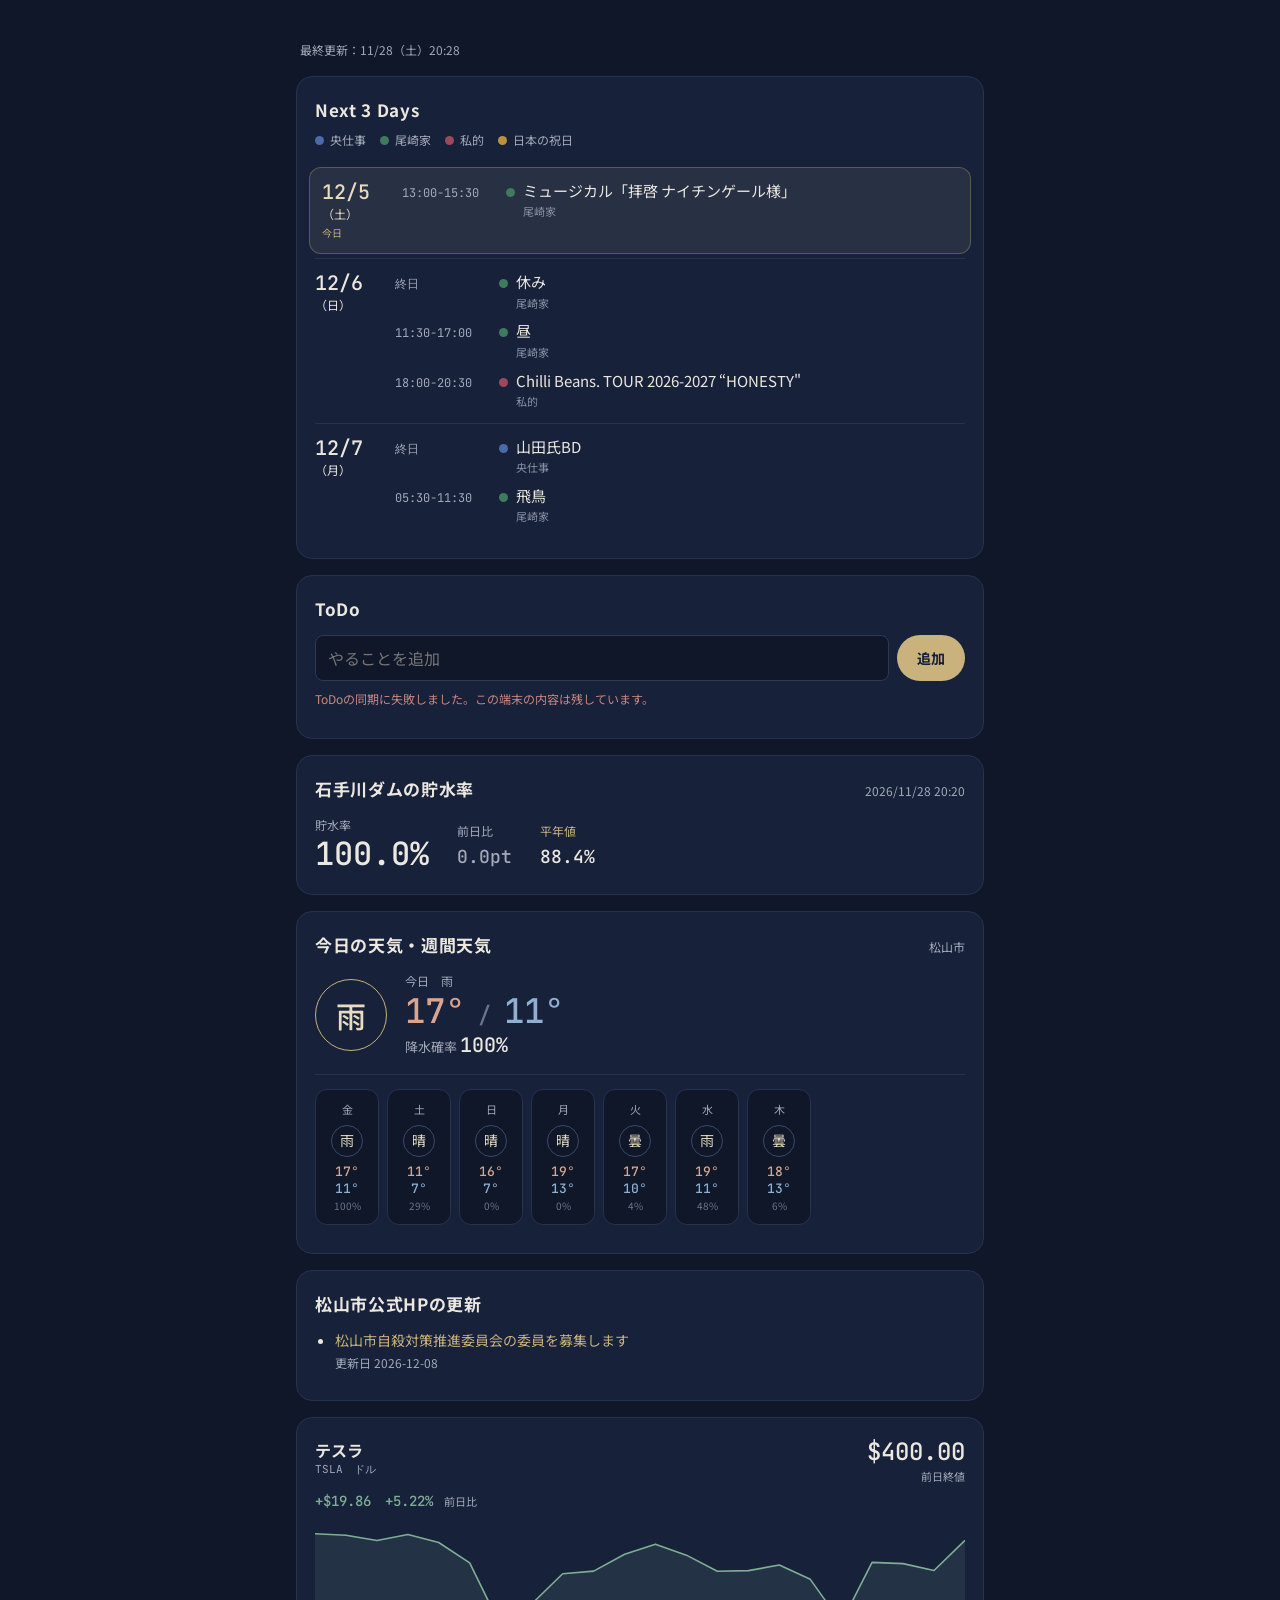
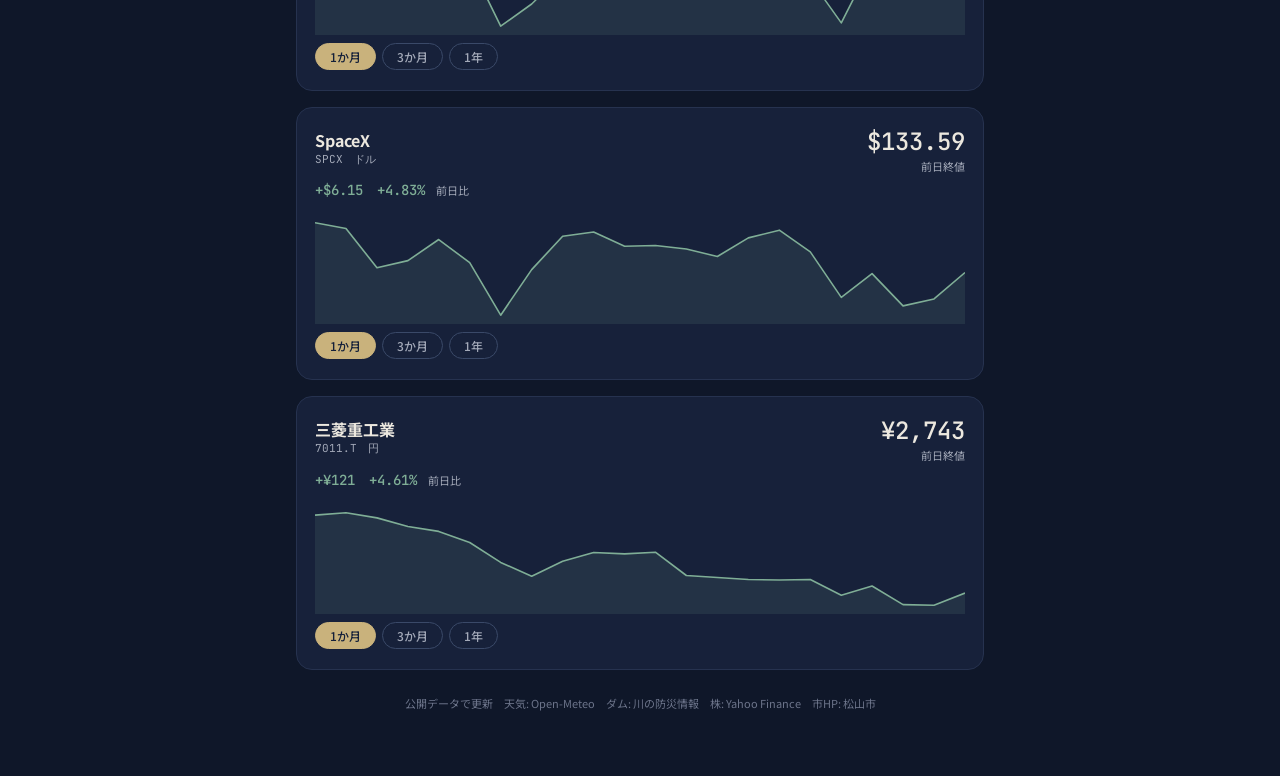
<file: index.html>
<!DOCTYPE html>
<html lang="ja">
<head>
  <meta charset="utf-8">
  <meta name="viewport" content="width=device-width, initial-scale=1">
  <meta name="robots" content="noindex,nofollow">
  <meta name="apple-mobile-web-app-capable" content="yes">
  <meta name="apple-mobile-web-app-title" content="Akira’s board">
  <meta name="theme-color" content="#0f1729">
  <title>Akira’s board</title>
  <link rel="preconnect" href="https://fonts.googleapis.com">
  <link href="https://fonts.googleapis.com/css2?family=Noto+Sans+JP:wght@400;500;700&family=JetBrains+Mono:wght@400;500&display=swap" rel="stylesheet">
  <link rel="stylesheet" href="_ds/workstyle-evolution-design-system-407e19c6-38a8-4864-b2e5-5401ef212683/tokens/colors.css">
  <link rel="stylesheet" href="_ds/workstyle-evolution-design-system-407e19c6-38a8-4864-b2e5-5401ef212683/tokens/typography.css">
  <link rel="stylesheet" href="styles.css">
</head>
<body>
  <div id="app"></div>
  <script src="data.js"></script>
  <script src="app.js"></script>
</body>
</html>
</file>
<file: _ds/workstyle-evolution-design-system-407e19c6-38a8-4864-b2e5-5401ef212683/tokens/colors.css>
:root{
  /* Brand — sampled from the corporate logo lockup (assets/logo-wordmark.png) */
  --wse-navy-900:#131f39;
  --wse-navy-800:#1b2a4a;
  --wse-navy-700:#24365c;
  --wse-blue-700:#084690;
  --wse-blue-600:#0b5bb5;
  --wse-blue-500:#1877e0;
  --wse-blue-400:#4e88ca;
  --wse-sky-400:#43adff;
  --wse-sky-300:#7cc6ff;
  --wse-sky-200:#a8d8ff;
  --wse-sky-100:#d6ecff;
  --wse-sky-50:#eaf4ff;

  /* Neutrals */
  --wse-ink:#0f1723;
  --wse-slate-700:#404a54;
  --wse-slate-500:#65748b;
  --wse-slate-400:#8b97a8;
  --wse-slate-300:#a5aab3;
  --wse-slate-200:#dadee3;
  --wse-slate-100:#eef1f5;
  --wse-slate-50:#f6f8fb;
  --wse-white:#ffffff;

  /* Semantic status */
  --wse-success:#0f9d63;
  --wse-warning:#d98218;
  --wse-danger:#d24444;
  --wse-info:var(--wse-blue-500);

  /* Semantic aliases — always prefer these in components */
  --text-primary:var(--wse-navy-900);
  --text-secondary:var(--wse-slate-500);
  --text-muted:var(--wse-slate-400);
  --text-inverse:var(--wse-white);
  --text-link:var(--wse-blue-600);
  --text-link-hover:var(--wse-blue-700);
  --text-accent:var(--wse-blue-700);

  --surface-page:var(--wse-white);
  --surface-subtle:var(--wse-slate-50);
  --surface-card:var(--wse-white);
  --surface-tint:var(--wse-sky-50);
  --surface-inverse:var(--wse-navy-900);

  --border-default:var(--wse-slate-200);
  --border-subtle:var(--wse-slate-100);
  --border-strong:var(--wse-slate-300);
  --border-accent:var(--wse-sky-200);

  --brand-primary:var(--wse-blue-700);
  --brand-primary-hover:var(--wse-navy-800);
  --brand-accent:var(--wse-sky-400);

  /* Signature gradients — navy to accent blue, always left→right or 135deg */
  --gradient-brand:linear-gradient(135deg,var(--wse-navy-900) 0%,var(--wse-blue-700) 58%,var(--wse-sky-400) 100%);
  --gradient-tint:linear-gradient(180deg,var(--wse-sky-50) 0%,var(--wse-white) 100%);
  --gradient-scrim:linear-gradient(180deg,rgba(19,31,57,0) 0%,rgba(19,31,57,.72) 100%); /* @kind color */
}
</file>
<file: _ds/workstyle-evolution-design-system-407e19c6-38a8-4864-b2e5-5401ef212683/tokens/typography.css>
:root{
  --text-display-size:56px;  --text-display-lh:1.28; --text-display-weight:700; --text-display-ls:.01em;
  --text-h1-size:40px;       --text-h1-lh:1.36;      --text-h1-weight:700;     --text-h1-ls:.01em;
  --text-h2-size:32px;       --text-h2-lh:1.4;       --text-h2-weight:700;
  --text-h3-size:24px;       --text-h3-lh:1.5;       --text-h3-weight:700;
  --text-h4-size:20px;       --text-h4-lh:1.6;       --text-h4-weight:700;
  --text-lead-size:18px;     --text-lead-lh:1.9;     --text-lead-weight:400;
  --text-body-size:16px;     --text-body-lh:1.9;     --text-body-weight:400;
  --text-small-size:14px;    --text-small-lh:1.8;    --text-small-weight:400;
  --text-caption-size:12px;  --text-caption-lh:1.7;  --text-caption-weight:500;
  --text-label-size:13px;    --text-label-lh:1.4;    --text-label-weight:700;  --text-label-ls:.08em;

  /* Japanese text needs generous leading; never go below 1.7 for body copy. */
  --leading-tight:1.36; --leading-normal:1.6; --leading-relaxed:1.9;
  --tracking-tight:0; --tracking-normal:.01em; --tracking-label:.08em;
}
</file>
<file: styles.css>
:root {
  --bg: #0f1729;
  --card: #17213a;
  --line: #26324f;
  --line-strong: #2c3a58;
  --ink: #ece8df;
  --ink-soft: #a3a9b8;
  --ink-mute: #8890a3;
  --ink-dim: #6c748a;
  --gold: #c9b27c;
  --gold-soft: #e8dcc0;
  --navy: #131f39;
  --up: #7fae96;
  --down: #c9877f;
  --hi: #d9a58f;
  --lo: #8fb0d1;
  --dash: #3a4968;
  --sans: "Noto Sans JP", sans-serif;
  --mono: "JetBrains Mono", monospace;
}

* { box-sizing: border-box; }
html, body { margin: 0; background: var(--bg); }
body {
  color: var(--ink);
  font-family: var(--sans);
  line-height: 1.7;
}
a { color: var(--gold); }
a:hover { color: var(--gold-soft); }
::-webkit-scrollbar { height: 4px; }
::-webkit-scrollbar-thumb { background: var(--line-strong); border-radius: 4px; }

.page {
  min-height: 100vh;
  background: var(--bg);
}
.wrap {
  max-width: 720px;
  margin: 0 auto;
  padding: 40px 16px 64px;
  display: flex;
  flex-direction: column;
  gap: 16px;
}

.hdr { padding: 0 4px; }
.hdr-updated { font-size: 12px; color: var(--ink-soft); }

.card {
  background: var(--card);
  border: 1px solid var(--line);
  border-radius: 16px;
  padding: 20px 18px;
}
.card h2 {
  margin: 0 0 14px;
  font: 700 17px var(--sans);
  letter-spacing: 0.04em;
}
.card h2.tight { margin-bottom: 4px; }

.legend {
  display: flex;
  flex-wrap: wrap;
  gap: 6px 14px;
  margin: 8px 0 16px;
}
.legend-item {
  display: inline-flex;
  align-items: center;
  gap: 6px;
  font-size: 12px;
  color: var(--ink-soft);
}
.dot {
  width: 9px;
  height: 9px;
  border-radius: 50%;
  flex: none;
}

.day {
  display: grid;
  grid-template-columns: 68px 1fr;
  gap: 12px;
  padding: 12px 0;
  border-top: 1px solid var(--line);
}
.day.today {
  background: rgba(232, 220, 192, 0.08);
  border: 1px solid rgba(201, 178, 124, 0.32);
  border-radius: 12px;
  padding: 12px;
  margin: 0 -6px 4px;
}
.day-date {
  font: 500 20px/1.2 var(--mono);
  white-space: nowrap;
}
.day-wd { font-size: 12px; white-space: nowrap; }
.day-mark { font-size: 10px; color: var(--gold); }
.day-events { display: flex; flex-direction: column; gap: 8px; }
.ev {
  display: grid;
  grid-template-columns: 96px 1fr;
  gap: 8px;
  align-items: baseline;
}
.ev-time {
  font: 400 12px var(--mono);
  color: var(--ink-soft);
  white-space: nowrap;
}
.ev-body { display: flex; gap: 8px; align-items: baseline; }
.ev-title { font-size: 15px; line-height: 1.5; }
.ev-cal { font-size: 11px; color: var(--ink-mute); }
.empty { font-size: 13px; color: var(--ink-dim); }

.todo-add { display: flex; gap: 8px; margin-bottom: 8px; }
.todo-add input {
  flex: 1;
  min-width: 0;
  background: var(--bg);
  border: 1px solid var(--line-strong);
  border-radius: 8px;
  padding: 10px 12px;
  color: var(--ink);
  font: 400 16px var(--sans);
  outline: none;
}
.todo-add input:focus { border-color: var(--gold); }
.todo-add button {
  flex: none;
  background: var(--gold);
  color: var(--navy);
  border: 0;
  border-radius: 999px;
  padding: 0 20px;
  font: 700 14px var(--sans);
  cursor: pointer;
}
.todo-add button:active { transform: scale(0.98); }
.todo-error { font-size: 12px; color: var(--down); margin: 0 0 8px; }
.todo {
  display: flex;
  gap: 12px;
  align-items: flex-start;
  padding: 11px 0;
  border-top: 1px solid var(--line);
  cursor: pointer;
}
.todo input {
  flex: none;
  width: 20px;
  height: 20px;
  margin: 2px 0 0;
  accent-color: var(--gold);
}
.todo-text { font-size: 15px; }
.todo-text.done { color: var(--ink-dim); text-decoration: line-through; }
.todo-carry { display: block; font-size: 11px; color: var(--gold); }

.metrics {
  display: flex;
  flex-wrap: wrap;
  gap: 12px 28px;
  align-items: flex-end;
}
.metric-label { font-size: 12px; color: var(--ink-soft); }
.metric-label.gold { color: var(--gold); }
.metric-xl { font: 500 32px/1.2 var(--mono); }
.metric-md { font: 500 18px/1.8 var(--mono); }

.wx-head {
  display: flex;
  justify-content: space-between;
  align-items: baseline;
  margin-bottom: 14px;
}
.wx-head h2 { margin: 0; }
.wx-city { font-size: 12px; color: var(--ink-soft); }
.wx-fail {
  border: 1px dashed var(--dash);
  border-radius: 12px;
  padding: 28px 16px;
  text-align: center;
}
.wx-fail-title { font-size: 14px; color: var(--ink-soft); }
.wx-fail-sub { font-size: 11px; color: var(--ink-dim); margin-top: 4px; }
.wx-today {
  display: flex;
  align-items: center;
  gap: 18px;
  padding-bottom: 16px;
}
.wx-badge {
  flex: none;
  width: 72px;
  height: 72px;
  border-radius: 50%;
  border: 1px solid var(--gold);
  display: flex;
  align-items: center;
  justify-content: center;
  font: 500 30px var(--sans);
  color: var(--gold-soft);
}
.wx-summary { font-size: 12px; color: var(--ink-soft); }
.wx-temp { font: 500 34px/1.2 var(--mono); }
.wx-hi { color: var(--hi); }
.wx-slash { color: var(--ink-dim); font-size: 22px; }
.wx-lo { color: var(--lo); }
.wx-pop { font-size: 13px; color: var(--ink-soft); }
.wx-pop strong {
  font: 500 20px var(--mono);
  color: var(--ink);
}
.news-none { font-size: 14px; color: var(--ink-soft); }
.news-list {
  margin: 0;
  padding-left: 1.25em;
}
.news-list li {
  margin: 8px 0;
  font-size: 14px;
  line-height: 1.55;
}
.news-list a { text-decoration: none; }
.news-list a:hover { text-decoration: underline; }
.news-date {
  display: block;
  margin-top: 2px;
  font-size: 12px;
  color: var(--ink-soft);
}
.week {
  display: flex;
  gap: 8px;
  overflow-x: auto;
  padding: 14px 0 8px;
  border-top: 1px solid var(--line);
}
.week-day {
  flex: none;
  width: 64px;
  text-align: center;
  padding: 10px 0;
  border-radius: 12px;
  background: var(--bg);
  border: 1px solid var(--line);
}
.week-lab { font-size: 11px; color: var(--ink-soft); }
.week-icon {
  margin: 6px auto;
  width: 32px;
  height: 32px;
  border-radius: 50%;
  border: 1px solid var(--dash);
  display: flex;
  align-items: center;
  justify-content: center;
  font-size: 14px;
  color: var(--gold-soft);
}
.week-hi { font: 500 13px var(--mono); color: var(--hi); }
.week-lo { font: 500 13px var(--mono); color: var(--lo); }
.week-pop { font-size: 10px; color: var(--ink-dim); }

.stk-top {
  display: flex;
  justify-content: space-between;
  align-items: flex-start;
  gap: 12px;
}
.stk-name { font: 700 16px var(--sans); }
.stk-code { font: 400 11px var(--mono); color: var(--ink-soft); }
.stk-price { font: 500 24px/1.2 var(--mono); text-align: right; }
.stk-sub { font-size: 11px; color: var(--ink-soft); text-align: right; }
.stk-chg { margin-top: 6px; font: 500 14px var(--mono); }
.stk-chg span { font: 400 11px var(--sans); color: var(--ink-soft); }
.stk-note { margin-top: 16px; font-size: 13px; color: var(--ink-dim); }
svg.chart {
  width: 100%;
  height: 110px;
  margin: 14px 0 8px;
  display: block;
}
.periods { display: flex; gap: 6px; }
.periods button {
  border-radius: 999px;
  padding: 4px 14px;
  font: 500 12px var(--sans);
  cursor: pointer;
}
.periods button.on {
  border: 1px solid var(--gold);
  background: var(--gold);
  color: var(--navy);
}
.periods button.off {
  border: 1px solid var(--dash);
  background: transparent;
  color: var(--ink-soft);
}

.foot {
  text-align: center;
  font-size: 11px;
  color: var(--ink-dim);
  padding-top: 8px;
}

@media (max-width: 640px) {
  .wrap { padding: 28px 14px 48px; }
  .day { grid-template-columns: 52px 1fr; gap: 10px; }
  .day-date { font-size: 18px; }
  .ev { grid-template-columns: 78px 1fr; }
}
</file>
